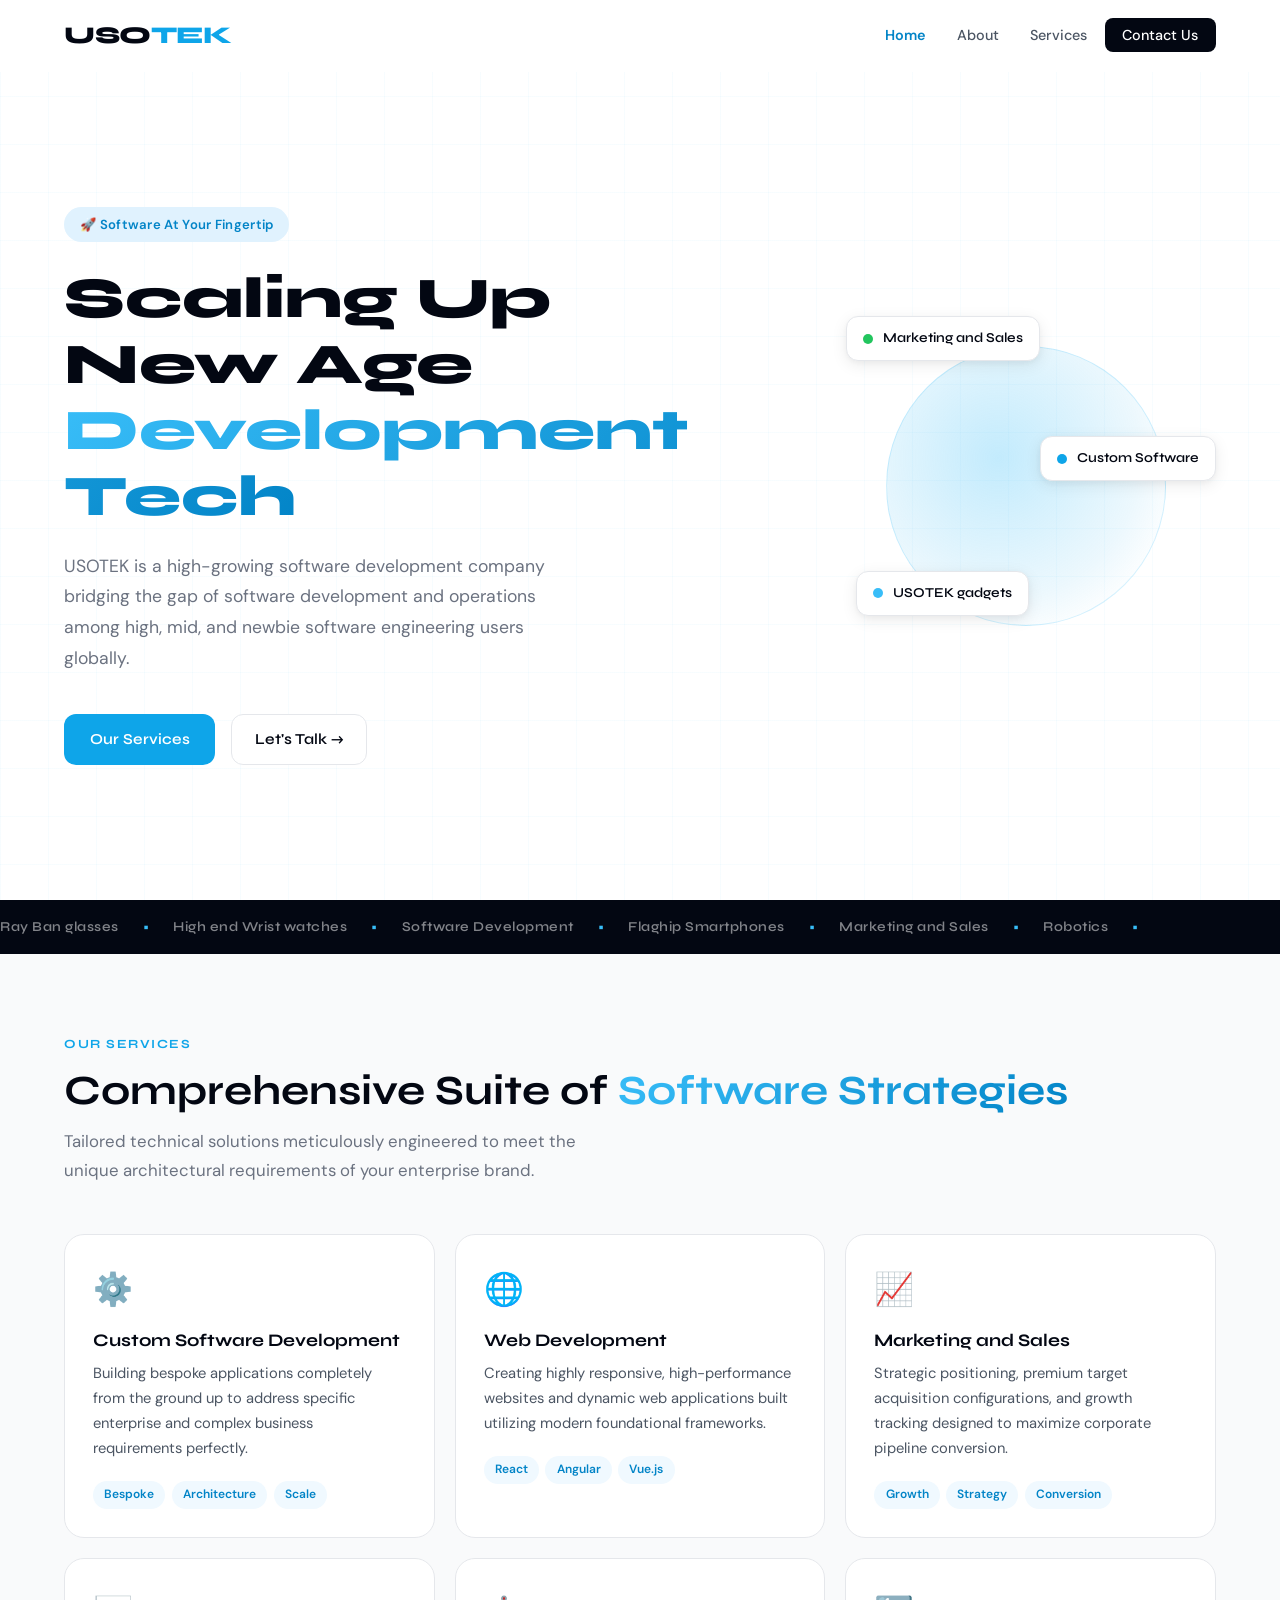
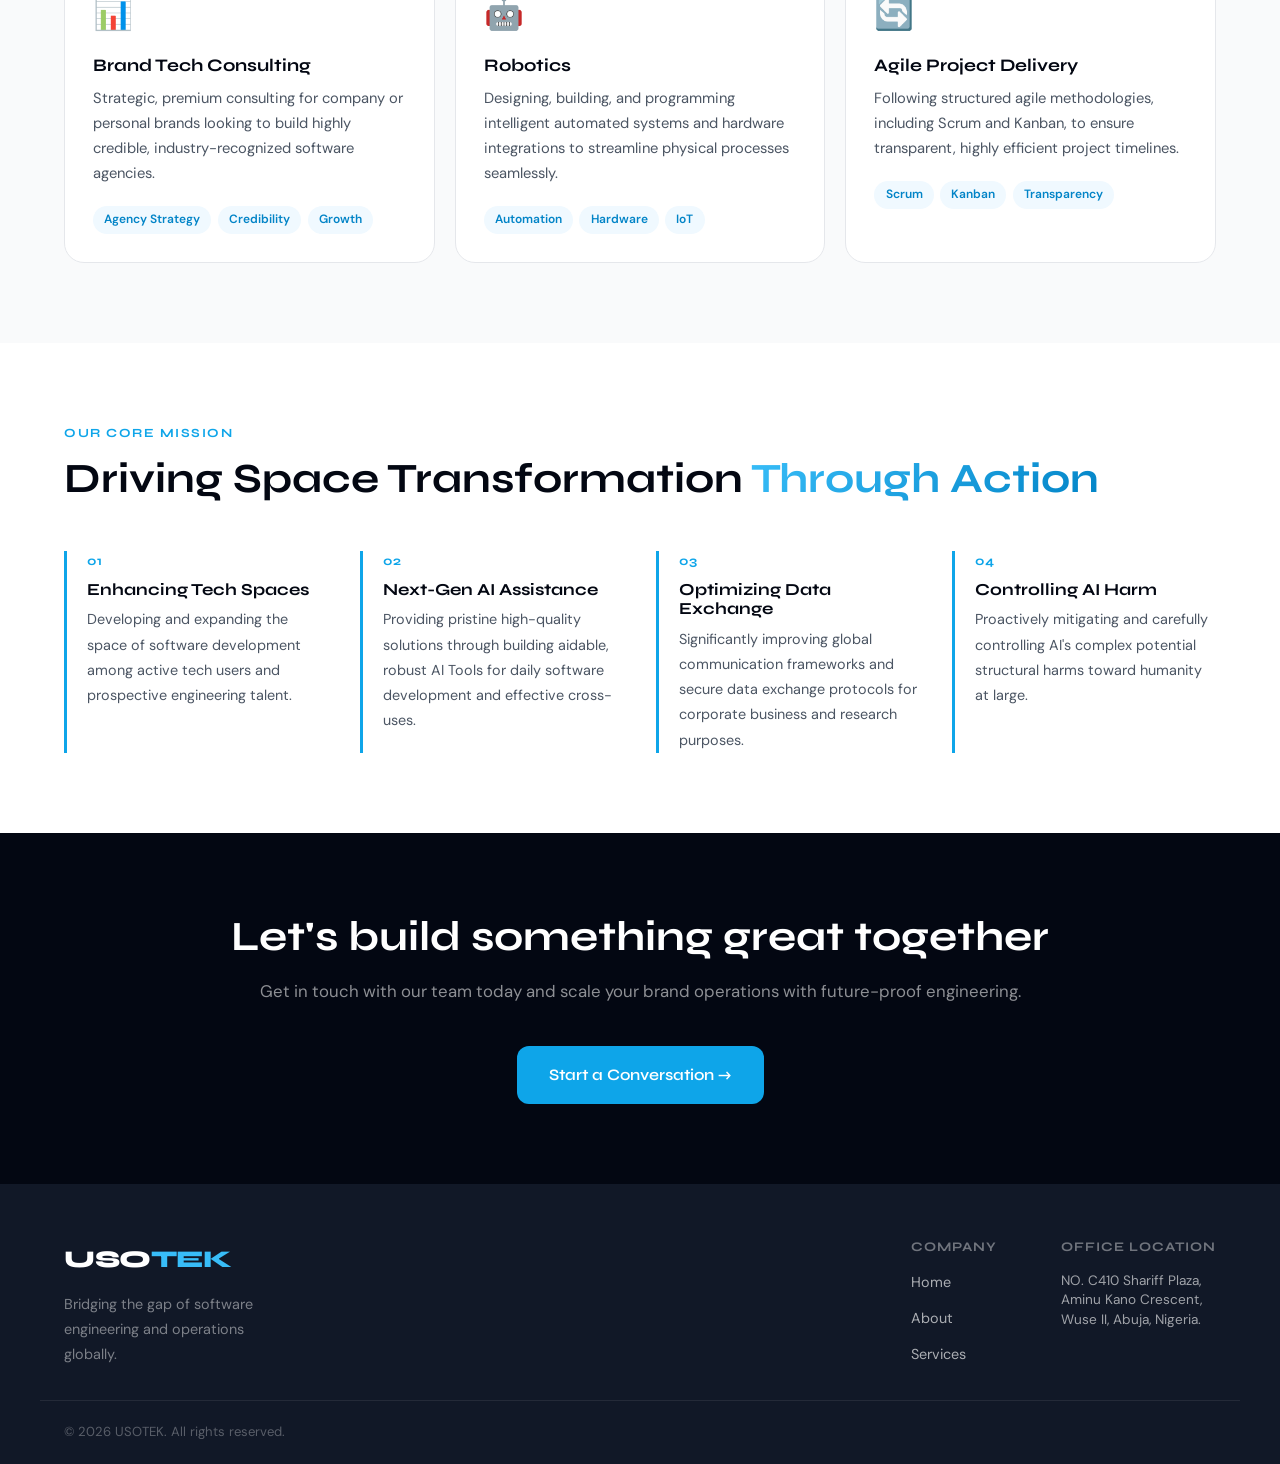
<file: index.html>
<!DOCTYPE html>
<html lang="en">
<head>
<meta charset="UTF-8"/>
<meta name="viewport" content="width=device-width, initial-scale=1.0"/>
<title>USOTEK — Innovation | Transformation | Development</title>
<link rel="preconnect" href="https://fonts.googleapis.com"/>
<link rel="preconnect" href="https://fonts.gstatic.com" crossorigin/>
<link href="https://fonts.googleapis.com/css2?family=Syne:wght@400;600;700;800&family=DM+Sans:ital,wght@0,300;0,400;0,500;1,300&display=swap" rel="stylesheet"/>
<link rel="stylesheet" href="style.css"/>
</head>
<body>

<!-- NAVBAR -->
<nav class="navbar" id="navbar">
  <div class="nav-container">
    <a href="index.html" class="logo">USO<span>TEK</span></a>
    <button class="hamburger" id="hamburger" aria-label="Toggle menu">
      <span></span><span></span><span></span>
    </button>
    <ul class="nav-links" id="navLinks">
      <li><a href="index.html" class="active">Home</a></li>
      <li><a href="about.html">About</a></li>
      <li><a href="#services">Services</a></li>
      <li><a href="#" class="nav-contact-btn" id="openContact">Contact Us</a></li>
    </ul>
  </div>
</nav>

<!-- HERO -->
<section class="hero">
  <div class="hero-bg-grid"></div>
  <div class="hero-content">
    <div class="hero-badge">🚀 Software At Your Fingertip</div>
    <h1>Scaling Up New Age <span class="gradient-text">Development Tech</span></h1>
    <p>USOTEK is a high-growing software development company bridging the gap of software development and operations among high, mid, and newbie software engineering users globally.</p>
    <div class="hero-cta">
      <a href="#services" class="btn-primary">Our Services</a>
      <a href="#" class="btn-ghost" id="openContactHero">Let's Talk →</a>
    </div>
  </div>
  <div class="hero-visual">
    <div class="floating-card card-1">
      <div class="card-dot green"></div>
      <span>Marketing and Sales</span>
    </div>
    <div class="floating-card card-2">
      <div class="card-dot blue"></div>
      <span>Custom Software</span>
    </div>
    <div class="floating-card card-3">
      <div class="card-dot sky"></div>
      <span>USOTEK gadgets</span>
    </div>
    <div class="hero-orb"></div>
  </div>
</section>

<!-- MARQUEE -->
<div class="marquee-strip">
  <div class="marquee-track">
    <span>Ray Ban glasses</span><span>•</span>
    <span>High end Wrist watches</span><span>•</span>
    <span>Software Development</span><span>•</span>
    <span>Flaghip Smartphones</span><span>•</span>
    <span>Marketing and Sales</span><span>•</span>
    <span>Robotics</span><span>•</span>
  
  </div>
</div>

<!-- SERVICES -->
<section class="services" id="services">
  <div class="section-container">
    <div class="section-label">Our Services</div>
    <h2>Comprehensive Suite of <span class="gradient-text">Software Strategies</span></h2>
    <p class="section-sub">Tailored technical solutions meticulously engineered to meet the unique architectural requirements of your enterprise brand.</p>

    <div class="services-grid">
      <div class="service-card">
        <div class="service-icon">⚙️</div>
        <h3>Custom Software Development</h3>
        <p>Building bespoke applications completely from the ground up to address specific enterprise and complex business requirements perfectly.</p>
        <div class="service-tags">
          <span>Bespoke</span><span>Architecture</span><span>Scale</span>
        </div>
      </div>
      <div class="service-card">
        <div class="service-icon">🌐</div>
        <h3>Web Development</h3>
        <p>Creating highly responsive, high-performance websites and dynamic web applications built utilizing modern foundational frameworks.</p>
        <div class="service-tags">
          <span>React</span><span>Angular</span><span>Vue.js</span>
        </div>
      </div>
      <div class="service-card">
      <div class="service-icon">📈</div>
        <h3>Marketing and Sales</h3>
        <p>Strategic positioning, premium target acquisition configurations, and growth tracking designed to maximize corporate pipeline conversion.</p>
        <div class="service-tags">
          <span>Growth</span><span>Strategy</span><span>Conversion</span>
        </div>
      </div>
      <div class="service-card">
        <div class="service-icon">📊</div>
        <h3>Brand Tech Consulting</h3>
        <p>Strategic, premium consulting for company or personal brands looking to build highly credible, industry-recognized software agencies.</p>
        <div class="service-tags">
          <span>Agency Strategy</span><span>Credibility</span><span>Growth</span>
        </div>
      </div>
      <div class="service-card">
       <div class="service-icon">🤖</div>
        <h3>Robotics</h3>
        <p>Designing, building, and programming intelligent automated systems and hardware integrations to streamline physical processes seamlessly.</p>
        <div class="service-tags">
          <span>Automation</span><span>Hardware</span><span>IoT</span>
        </div>
      </div>
      <div class="service-card">
        <div class="service-icon">🔄</div>
        <h3>Agile Project Delivery</h3>
        <p>Following structured agile methodologies, including Scrum and Kanban, to ensure transparent, highly efficient project timelines.</p>
        <div class="service-tags">
          <span>Scrum</span><span>Kanban</span><span>Transparency</span>
        </div>
      </div>
    </div>
  </div>
</section>

<!-- WHY US (MISSION IN GRID FORMAT) -->
<section class="why-us">
  <div class="section-container">
    <div class="section-label">Our Core Mission</div>
    <h2>Driving Space Transformation <span class="gradient-text">Through Action</span></h2>
    <div class="why-grid">
      <div class="why-item">
        <div class="why-num">01</div>
        <h4>Enhancing Tech Spaces</h4>
        <p>Developing and expanding the space of software development among active tech users and prospective engineering talent.</p>
      </div>
      <div class="why-item">
        <div class="why-num">02</div>
        <h4>Next-Gen AI Assistance</h4>
        <p>Providing pristine high-quality solutions through building aidable, robust AI Tools for daily software development and effective cross-uses.</p>
      </div>
      <div class="why-item">
        <div class="why-num">03</div>
        <h4>Optimizing Data Exchange</h4>
        <p>Significantly improving global communication frameworks and secure data exchange protocols for corporate business and research purposes.</p>
      </div>
      <div class="why-item">
        <div class="why-num">04</div>
        <h4>Controlling AI Harm</h4>
        <p>Proactively mitigating and carefully controlling AI's complex potential structural harms toward humanity at large.</p>
      </div>
    </div>
  </div>
</section>

<!-- CTA BANNER -->
<section class="cta-banner">
  <div class="section-container">
    <h2>Let's build something great together</h2>
    <p>Get in touch with our team today and scale your brand operations with future-proof engineering.</p>
    <a href="#" class="btn-primary large" id="openContactCTA">Start a Conversation →</a>
  </div>
</section>

<!-- FOOTER -->
<footer class="footer">
  <div class="footer-container">
    <div class="footer-brand">
      <a href="index.html" class="logo">USO<span>TEK</span></a>
      <p>Bridging the gap of software engineering and operations globally.</p>
    </div>
    <div class="footer-links">
      <div class="footer-col">
        <h5>Company</h5>
        <a href="index.html">Home</a>
        <a href="about.html">About</a>
        <a href="#services">Services</a>
      </div>
      <div class="footer-col">
        <h5>Office Location</h5>
        <p style="font-size: 0.85rem; color: rgba(255,255,255,0.6); max-width: 250px; line-height: 1.4;">
          NO. C410 Shariff Plaza,<br>
          Aminu Kano Crescent,<br>
          Wuse II, Abuja, Nigeria.
        </p>
      </div>
    </div>
  </div>
  <div class="footer-bottom">
    <p>© 2026 USOTEK. All rights reserved.</p>
  </div>
</footer>

<!-- CONTACT MODAL -->
<div class="modal-overlay" id="modalOverlay">
  <div class="modal">
    <button class="modal-close" id="closeModal">✕</button>
    <div class="modal-header">
      <div class="modal-icon">💬</div>
      <h3>Contact USOTEK</h3>
      <p>Reach out through our corporate channels or submit a inquiry below.</p>
      <p style="font-size: 0.8rem; font-weight: bold; margin-top: 0.5rem; color: var(--sky-dark);">
        ✉️ USOTEKGLOBAL@gmail.com <br> 
        📞 +2347088683315 | +2349050838065
      </p>
    </div>
    <div class="modal-body">
      <div class="form-group">
        <label>Your Name</label>
        <input type="text" id="contactName" placeholder="e.g. John Doe"/>
      </div>
      <div class="form-group">
        <label>Email Address</label>
        <input type="email" id="contactEmail" placeholder="john@example.com"/>
      </div>
      <div class="form-group">
        <label>What do you need help with?</label>
        <select id="contactService">
          <option value="">Select a corporate service...</option>
          <option>Custom Software Development</option>
          <option>Web Development</option>
          <option>Mobile App Development</option>
          <option>Brand Tech Consulting</option>
          <option>AI Tools Development</option>
        </select>
      </div>
      <div class="form-group">
        <label>Brief Description</label>
        <textarea id="contactMessage" rows="4" placeholder="Tell us a little about your project or idea..."></textarea>
      </div>
      <button class="btn-whatsapp" id="sendToWhatsapp">
        <svg width="20" height="20" viewBox="0 0 24 24" fill="currentColor"><path d="M17.472 14.382c-.297-.149-1.758-.867-2.03-.967-.273-.099-.471-.148-.67.15-.197.297-.767.966-.94 1.164-.173.199-.347.223-.644.075-.297-.15-1.255-.463-2.39-1.475-.883-.788-1.48-1.761-1.653-2.059-.173-.297-.018-.458.13-.606.134-.133.298-.347.446-.52.149-.174.198-.298.298-.497.099-.198.05-.371-.025-.52-.075-.149-.669-1.612-.916-2.207-.242-.579-.487-.5-.669-.51-.173-.008-.371-.01-.57-.01-.198 0-.52.074-.792.372-.272.297-1.04 1.016-1.04 2.479 0 1.462 1.065 2.875 1.213 3.074.149.198 2.096 3.2 5.077 4.487.709.306 1.262.489 1.694.625.712.227 1.36.195 1.871.118.571-.085 1.758-.719 2.006-1.413.248-.694.248-1.289.173-1.413-.074-.124-.272-.198-.57-.347m-5.421 7.403h-.004a9.87 9.87 0 01-5.031-1.378l-.361-.214-3.741.982.998-3.648-.235-.374a9.86 9.86 0 01-1.51-5.26c.001-5.45 4.436-9.884 9.888-9.884 2.64 0 5.122 1.03 6.988 2.898a9.825 9.825 0 012.893 6.994c-.003 5.45-4.437 9.884-9.885 9.884m8.413-18.297A11.815 11.815 0 0012.05 0C5.495 0 .16 5.335.157 11.892c0 2.096.547 4.142 1.588 5.945L.057 24l6.305-1.654a11.882 11.882 0 005.683 1.448h.005c6.554 0 11.89-5.335 11.893-11.893a11.821 11.821 0 00-3.48-8.413z"/></svg>
        Send via WhatsApp
      </button>
    </div>
  </div>
</div>

<script src="main.js"></script>
</body>
</html>
</file>
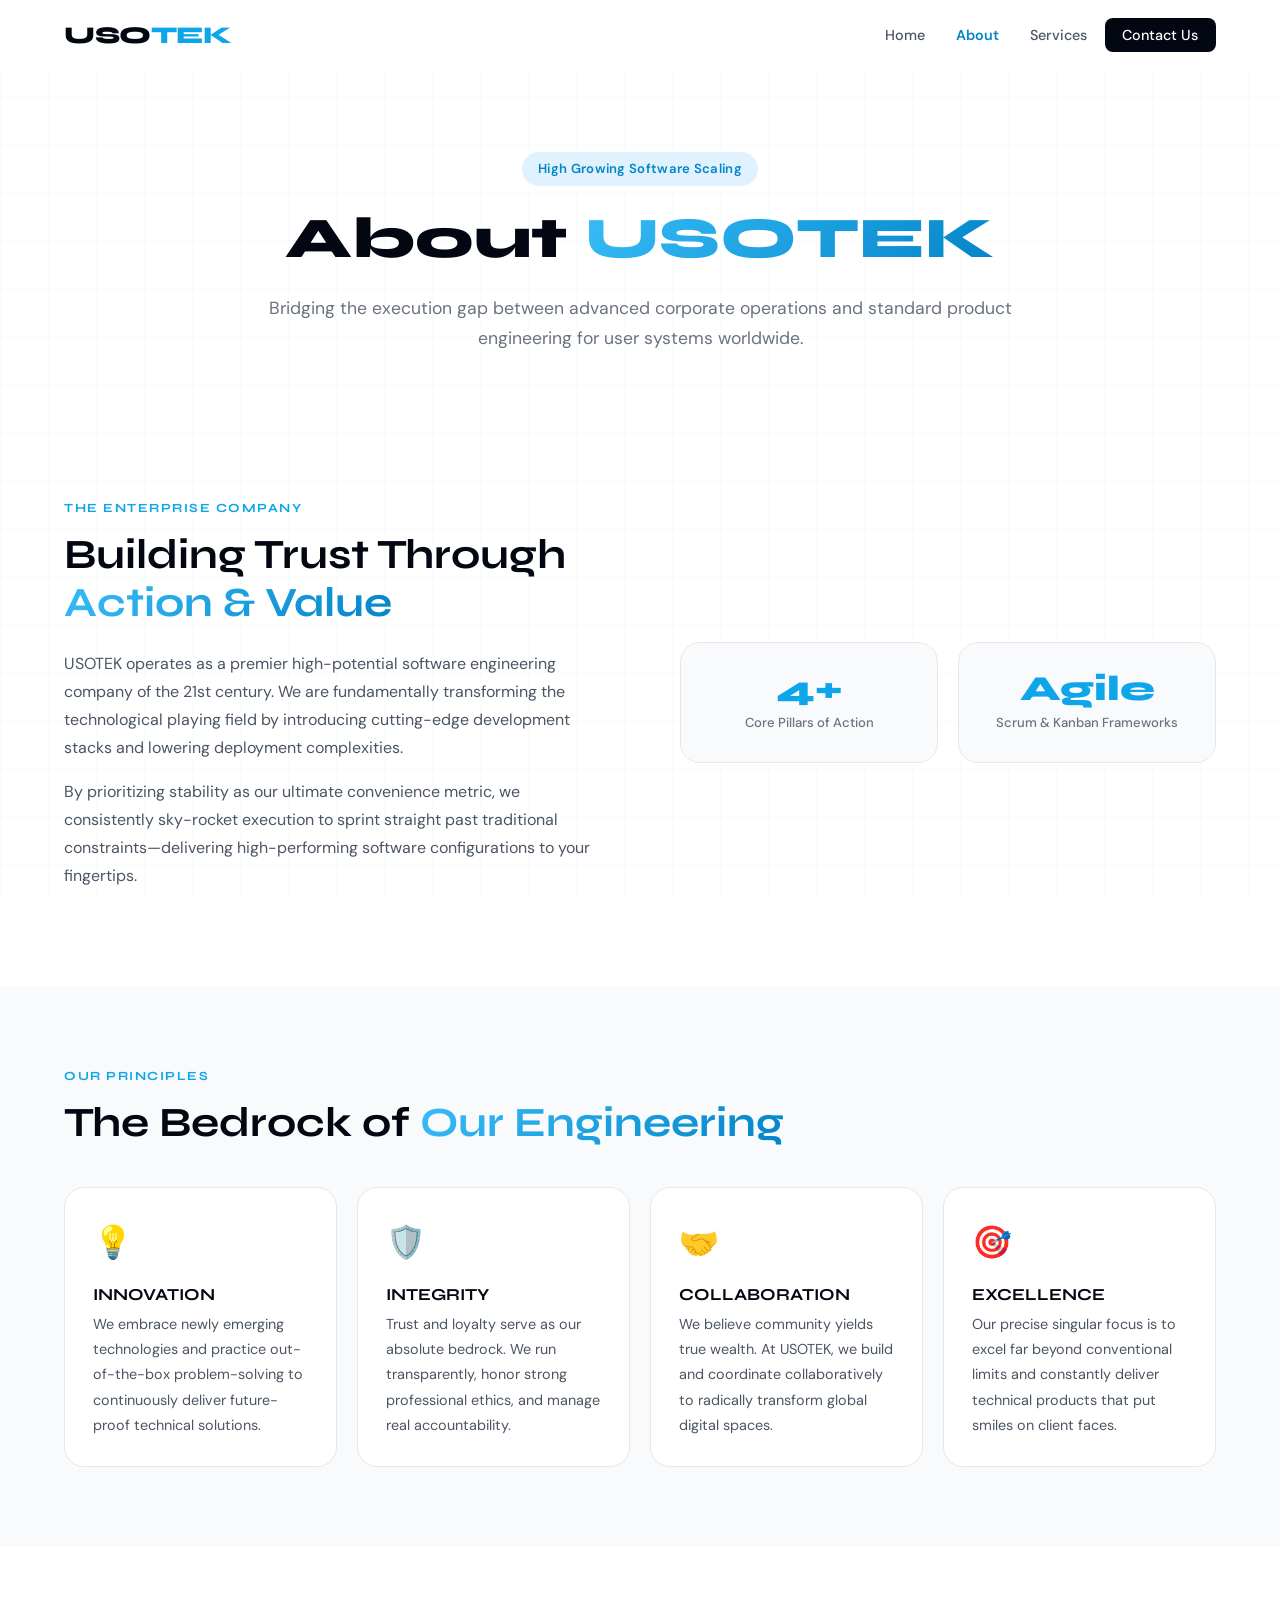
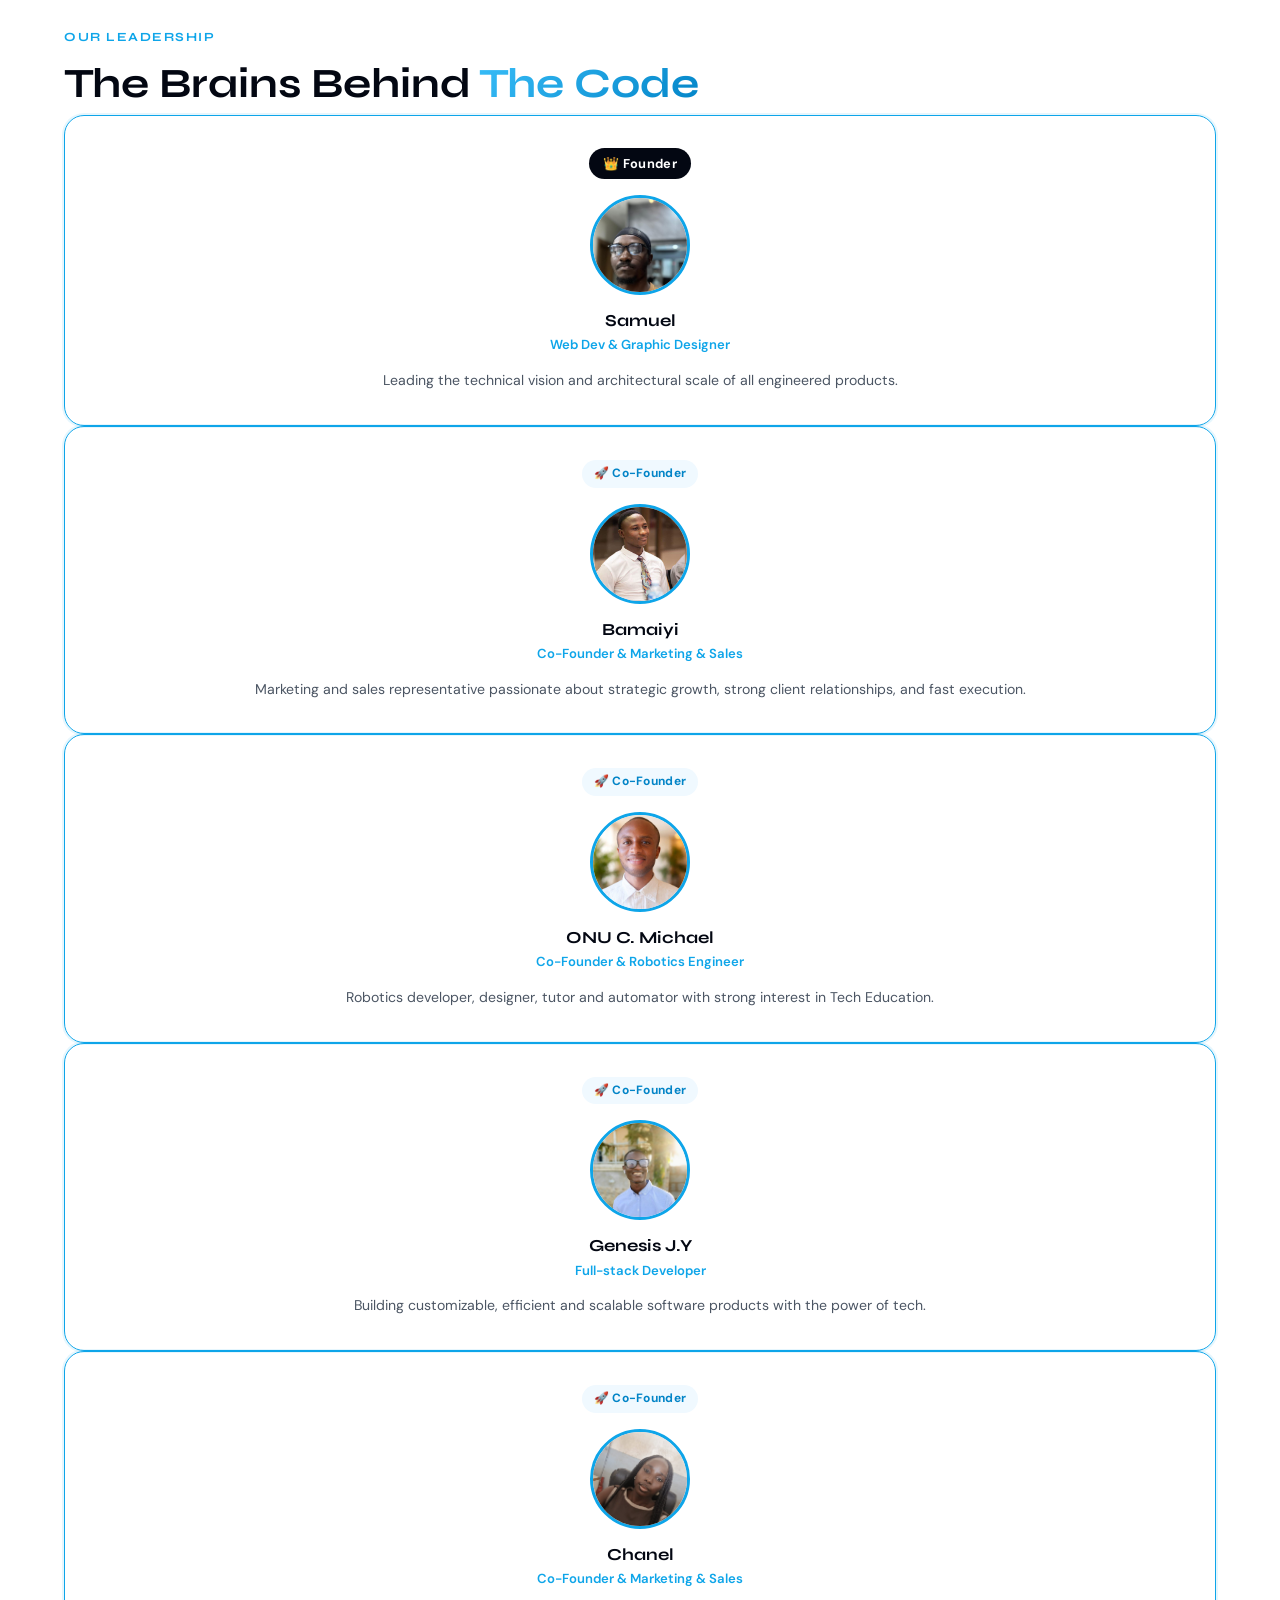
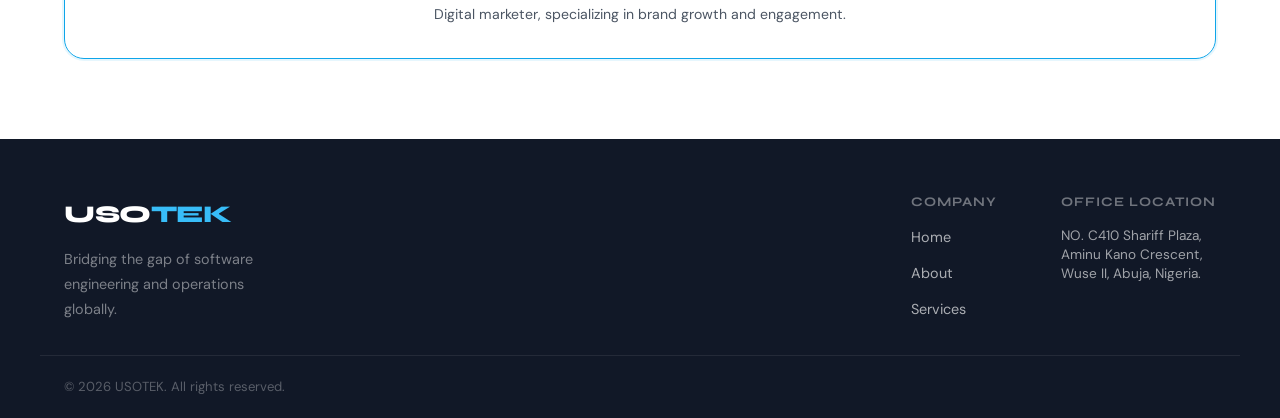
<file: about.html>
<!DOCTYPE html>
<html lang="en">
<head>
<meta charset="UTF-8"/>
<meta name="viewport" content="width=device-width, initial-scale=1.0"/>
<title>About — USOTEK</title>
<link rel="preconnect" href="https://fonts.googleapis.com"/>
<link rel="preconnect" href="https://fonts.gstatic.com" crossorigin/>
<link href="https://fonts.googleapis.com/css2?family=Syne:wght@400;600;700;800&family=DM+Sans:ital,wght@0,300;0,400;0,500;1,300&display=swap" rel="stylesheet"/>
<link rel="stylesheet" href="style.css"/>
</head>
<body>

<nav class="navbar" id="navbar">
  <div class="nav-container">
    <a href="index.html" class="logo">USO<span>TEK</span></a>
    <button class="hamburger" id="hamburger" aria-label="Toggle menu">
      <span></span><span></span><span></span>
    </button>
    <ul class="nav-links" id="navLinks">
      <li><a href="index.html">Home</a></li>
      <li><a href="about.html" class="active">About</a></li>
      <li><a href="index.html#services">Services</a></li>
      <li><a href="#" class="nav-contact-btn" id="openContact">Contact Us</a></li>
    </ul>
  </div>
</nav>

<section class="page-hero">
  <div class="hero-bg-grid"></div>
  <div class="page-hero-content">
    <div class="hero-badge">High Growing Software Scaling</div>
    <h1>About <span class="gradient-text">USOTEK</span></h1>
    <p>Bridging the execution gap between advanced corporate operations and standard product engineering for user systems worldwide.</p>
  </div>
</section>

<section class="story-section">
  <div class="section-container">
    <div class="story-grid">
      <div class="story-text">
        <div class="section-label">The Enterprise Company</div>
        <h2>Building Trust Through <span class="gradient-text">Action & Value</span></h2>
        <p>USOTEK operates as a premier high-potential software engineering company of the 21st century. We are fundamentally transforming the technological playing field by introducing cutting-edge development stacks and lowering deployment complexities.</p>
        <p>By prioritizing stability as our ultimate convenience metric, we consistently sky-rocket execution to sprint straight past traditional constraints—delivering high-performing software configurations to your fingertips.</p>
      </div>
      <div class="story-stat-grid">
        <div class="story-stat">
          <div class="stat-num">4+</div>
          <div class="stat-label">Core Pillars of Action</div>
        </div>
        <div class="story-stat">
          <div class="stat-num">Agile</div>
          <div class="stat-label">Scrum & Kanban Frameworks</div>
        </div>
      </div>
    </div>
  </div>
</section>

<section class="values-section">
  <div class="section-container">
    <div class="section-label">Our Principles</div>
    <h2>The Bedrock of <span class="gradient-text">Our Engineering</span></h2>
    <div class="values-grid">
      <div class="value-card">
        <div class="value-emoji">💡</div>
        <h4>INNOVATION</h4>
        <p>We embrace newly emerging technologies and practice out-of-the-box problem-solving to continuously deliver future-proof technical solutions.</p>
      </div>
      <div class="value-card">
        <div class="value-emoji">🛡️</div>
        <h4>INTEGRITY</h4>
        <p>Trust and loyalty serve as our absolute bedrock. We run transparently, honor strong professional ethics, and manage real accountability.</p>
      </div>
      <div class="value-card">
        <div class="value-emoji">🤝</div>
        <h4>COLLABORATION</h4>
        <p>We believe community yields true wealth. At USOTEK, we build and coordinate collaboratively to radically transform global digital spaces.</p>
      </div>
      <div class="value-card">
        <div class="value-emoji">🎯</div>
        <h4>EXCELLENCE</h4>
        <p>Our precise singular focus is to excel far beyond conventional limits and constantly deliver technical products that put smiles on client faces.</p>
      </div>
    </div>
  </div>
</section>

<section class="team-section">
  <div class="section-container">
    <div class="section-label">Our Leadership</div>
    <h2>The Brains Behind <span class="gradient-text">The Code</span></h2>

    <!-- Samuel — Founder (alone, centred) -->
    <div class="team-solo-row">
      <div class="team-card founder-card founder-solo">
        <div class="founder-crown founder-only">👑 Founder</div>
        <div class="team-avatar-photo">
          <img src="images/sam.jpeg" alt="Samuel" onerror="this.parentElement.innerHTML='<span>S</span>'"/>
        </div>
        <h4>Samuel</h4>
        <span class="team-role">Web Dev &amp; Graphic Designer</span>
        <p>Leading the technical vision and architectural scale of all engineered products.</p>
      </div>
    </div>

    <!-- Co-Founders — all on one row -->
    <div class="team-cofounders-row">
<div class="team-card founder-card">
        <div class="founder-crown">🚀 Co-Founder</div>
        <div class="team-avatar-photo">
          <img src="images/Bams.jpeg" alt="Bamaiyi" onerror="this.parentElement.innerHTML='<span>B</span>'"/>
        </div>
        <h4>Bamaiyi</h4>
        <span class="team-role">Co-Founder &amp; Marketing &amp; Sales</span>
        <p>Marketing and sales representative passionate about strategic growth, strong client relationships, and fast execution.</p>
      </div>
  
      <div class="team-card founder-card">
        <div class="founder-crown">🚀 Co-Founder</div>
        <div class="team-avatar-photo">
          <img src="images/micheal.jpeg" alt="Michael" onerror="this.parentElement.innerHTML='<span>M</span>'"/>
        </div>
        <h4>ONU C. Michael</h4>
        <span class="team-role">Co-Founder &amp; Robotics Engineer</span>
        <p>Robotics developer, designer, tutor and automator with strong interest in Tech Education.</p>
      </div>
       
      <div class="team-card founder-card">
        <div class="founder-crown">🚀 Co-Founder</div>
        <div class="team-avatar-photo">
          <img src="images/genesis.jpeg" alt="Genesis" onerror="this.parentElement.innerHTML='<span>G</span>'"/>
        </div>
        <h4>Genesis J.Y</h4>
        <span class="team-role">Full-stack Developer</span>
        <p>Building customizable, efficient and scalable software products with the power of tech.</p>
      </div>
      

      <div class="team-card founder-card">
        <div class="founder-crown">🚀 Co-Founder</div>
        <div class="team-avatar-photo">
          <img src="images/shinelle.jpeg" alt="Chanel" onerror="this.parentElement.innerHTML='<span>C</span>'"/>
        </div>
        <h4>Chanel</h4>
        <span class="team-role">Co-Founder &amp; Marketing &amp; Sales</span>
        <p>Digital marketer, specializing in brand growth and engagement.</p>
      </div>

    </div><!-- end cofounders row -->

  </div>
</section>

<footer class="footer">
  <div class="footer-container">
    <div class="footer-brand">
      <a href="index.html" class="logo">USO<span>TEK</span></a>
      <p>Bridging the gap of software engineering and operations globally.</p>
    </div>
    <div class="footer-links">
      <div class="footer-col">
        <h5>Company</h5>
        <a href="index.html">Home</a>
        <a href="about.html">About</a>
        <a href="index.html#services">Services</a>
      </div>
      <div class="footer-col">
        <h5>Office Location</h5>
        <p style="font-size: 0.85rem; color: rgba(255,255,255,0.6); max-width: 250px; line-height: 1.4;">
          NO. C410 Shariff Plaza,<br>
          Aminu Kano Crescent,<br>
          Wuse II, Abuja, Nigeria.
        </p>
      </div>
    </div>
  </div>
  <div class="footer-bottom">
    <p>© 2026 USOTEK. All rights reserved.</p>
  </div>
</footer>

<!-- CONTACT MODAL -->
<div class="modal-overlay" id="modalOverlay">
  <div class="modal">
    <button class="modal-close" id="closeModal">✕</button>
    <div class="modal-header">
      <div class="modal-icon">💬</div>
      <h3>Let's Talk</h3>
      <p>Fill in your details and we'll take the conversation to WhatsApp.</p>
    </div>
    <div class="modal-body">
      <div class="form-group">
        <label>Your Name</label>
        <input type="text" id="contactName" placeholder="e.g. John Doe"/>
      </div>
      <div class="form-group">
        <label>Email Address</label>
        <input type="email" id="contactEmail" placeholder="john@example.com"/>
      </div>
      <div class="form-group">
        <label>What do you need help with?</label>
        <select id="contactService">
          <option value="">Select a service...</option>
          <option>Web Development</option>
          <option>Robotics</option>
          <option>Marketing &amp; Sales</option>
          <option>Tech Gadgets</option>
          <option>Mobile App Development</option>
          <option>Custom Software &amp; Consulting</option>
          <option>Something else</option>
        </select>
      </div>
      <div class="form-group">
        <label>Brief Description</label>
        <textarea id="contactMessage" rows="4" placeholder="Tell us a little about your project or idea..."></textarea>
      </div>
      <button class="btn-whatsapp" id="sendToWhatsapp">
        <svg width="20" height="20" viewBox="0 0 24 24" fill="currentColor"><path d="M17.472 14.382c-.297-.149-1.758-.867-2.03-.967-.273-.099-.471-.148-.67.15-.197.297-.767.966-.94 1.164-.173.199-.347.223-.644.075-.297-.15-1.255-.463-2.39-1.475-.883-.788-1.48-1.761-1.653-2.059-.173-.297-.018-.458.13-.606.134-.133.298-.347.446-.52.149-.174.198-.298.298-.497.099-.198.05-.371-.025-.52-.075-.149-.669-1.612-.916-2.207-.242-.579-.487-.5-.669-.51-.173-.008-.371-.01-.57-.01-.198 0-.52.074-.792.372-.272.297-1.04 1.016-1.04 2.479 0 1.462 1.065 2.875 1.213 3.074.149.198 2.096 3.2 5.077 4.487.709.306 1.262.489 1.694.625.712.227 1.36.195 1.871.118.571-.085 1.758-.719 2.006-1.413.248-.694.248-1.289.173-1.413-.074-.124-.272-.198-.57-.347m-5.421 7.403h-.004a9.87 9.87 0 01-5.031-1.378l-.361-.214-3.741.982.998-3.648-.235-.374a9.86 9.86 0 01-1.51-5.26c.001-5.45 4.436-9.884 9.888-9.884 2.64 0 5.122 1.03 6.988 2.898a9.825 9.825 0 012.893 6.994c-.003 5.45-4.437 9.884-9.885 9.884m8.413-18.297A11.815 11.815 0 0012.05 0C5.495 0 .16 5.335.157 11.892c0 2.096.547 4.142 1.588 5.945L.057 24l6.305-1.654a11.882 11.882 0 005.683 1.448h.005c6.554 0 11.89-5.335 11.893-11.893a11.821 11.821 0 00-3.48-8.413z"/></svg>
        Send via WhatsApp
      </button>
    </div>
  </div>
</div>

<script src="main.js"></script>
</body>
</html>
</file>
<file: style.css>
/* ===== RESET & BASE ===== */
*, *::before, *::after { box-sizing: border-box; margin: 0; padding: 0; }

:root {
  --sky: #38bdf8;
  --sky-dark: #0ea5e9;
  --sky-deeper: #0284c7;
  --sky-light: #e0f2fe;
  --sky-pale: #f0f9ff;
  --black: #030712;
  --black-2: #111827;
  --black-3: #1f2937;
  --white: #ffffff;
  --gray-1: #f9fafb;
  --gray-2: #f3f4f6;
  --gray-3: #e5e7eb;
  --gray-5: #6b7280;
  --gray-6: #4b5563;
  --radius-sm: 8px;
  --radius-md: 12px;
  --radius-lg: 20px;
  --radius-xl: 32px;
  --shadow-sm: 0 1px 3px rgba(0,0,0,0.08), 0 1px 2px rgba(0,0,0,0.04);
  --shadow-md: 0 4px 16px rgba(0,0,0,0.08), 0 2px 6px rgba(0,0,0,0.04);
  --shadow-lg: 0 16px 48px rgba(0,0,0,0.12), 0 4px 16px rgba(0,0,0,0.06);
  --nav-h: 72px;
}

html { scroll-behavior: smooth; }

body {
  font-family: 'DM Sans', sans-serif;
  background: var(--white);
  color: var(--black);
  line-height: 1.65;
  overflow-x: hidden;
}

/* ===== TYPOGRAPHY ===== */
h1, h2, h3, h4, h5 {
  font-family: 'Syne', sans-serif;
  line-height: 1.15;
  font-weight: 700;
}

h1 { font-size: clamp(2.2rem, 5vw, 3.6rem); font-weight: 800; }
h2 { font-size: clamp(1.8rem, 3.5vw, 2.6rem); font-weight: 700; }
h3 { font-size: 1.2rem; }
h4 { font-size: 1.05rem; }

p { color: var(--gray-6); line-height: 1.75; }

.gradient-text {
  background: linear-gradient(135deg, var(--sky) 0%, var(--sky-deeper) 100%);
  -webkit-background-clip: text;
  -webkit-text-fill-color: transparent;
  background-clip: text;
}

/* ===== NAVBAR ===== */
.navbar {
  position: fixed;
  top: 0; left: 0; right: 0;
  height: var(--nav-h);
  z-index: 1000;
  transition: all 0.3s ease;
  background: rgba(255,255,255,0.95);
  backdrop-filter: blur(12px);
  -webkit-backdrop-filter: blur(12px);
  border-bottom: 1px solid transparent;
}

.navbar.scrolled {
  border-bottom-color: var(--gray-3);
  box-shadow: var(--shadow-sm);
}

.nav-container {
  max-width: 1200px;
  margin: 0 auto;
  padding: 0 1.5rem;
  height: 100%;
  display: flex;
  align-items: center;
  justify-content: space-between;
}

.logo {
  font-family: 'Syne', sans-serif;
  font-size: 1.5rem;
  font-weight: 800;
  color: var(--black);
  text-decoration: none;
  letter-spacing: -0.5px;
}

.logo span { color: var(--sky-dark); }

.nav-links {
  display: flex;
  list-style: none;
  align-items: center;
  gap: 0.25rem;
}

.nav-links a {
  text-decoration: none;
  color: var(--gray-6);
  font-size: 0.9rem;
  font-weight: 500;
  padding: 0.5rem 0.85rem;
  border-radius: var(--radius-sm);
  transition: all 0.2s;
}

.nav-links a:hover { color: var(--black); background: var(--gray-2); }
.nav-links a.active { color: var(--sky-darker, var(--sky-deeper)); font-weight: 600; }

.nav-contact-btn {
  background: var(--black) !important;
  color: var(--white) !important;
  border-radius: var(--radius-sm) !important;
  padding: 0.5rem 1.1rem !important;
}

.nav-contact-btn:hover {
  background: var(--black-3) !important;
  color: var(--white) !important;
}

/* Hamburger */
.hamburger {
  display: none;
  flex-direction: column;
  gap: 5px;
  background: none;
  border: none;
  cursor: pointer;
  padding: 4px;
}

.hamburger span {
  display: block;
  width: 24px;
  height: 2px;
  background: var(--black);
  border-radius: 2px;
  transition: all 0.3s;
}

.hamburger.open span:nth-child(1) { transform: translateY(7px) rotate(45deg); }
.hamburger.open span:nth-child(2) { opacity: 0; }
.hamburger.open span:nth-child(3) { transform: translateY(-7px) rotate(-45deg); }

/* ===== BUTTONS ===== */
.btn-primary {
  display: inline-flex;
  align-items: center;
  gap: 0.5rem;
  background: var(--sky-dark);
  color: var(--white);
  text-decoration: none;
  padding: 0.75rem 1.6rem;
  border-radius: var(--radius-md);
  font-family: 'Syne', sans-serif;
  font-weight: 600;
  font-size: 0.95rem;
  transition: all 0.2s;
  cursor: pointer;
  border: none;
}

.btn-primary:hover { background: var(--sky-deeper); transform: translateY(-1px); box-shadow: 0 8px 24px rgba(14,165,233,0.3); }
.btn-primary.large { padding: 1rem 2rem; font-size: 1rem; }

.btn-ghost {
  display: inline-flex;
  align-items: center;
  gap: 0.5rem;
  color: var(--black);
  text-decoration: none;
  padding: 0.75rem 1.4rem;
  border-radius: var(--radius-md);
  font-family: 'Syne', sans-serif;
  font-weight: 600;
  font-size: 0.95rem;
  border: 1.5px solid var(--gray-3);
  transition: all 0.2s;
  cursor: pointer;
  background: var(--white);
}

.btn-ghost:hover { background: var(--gray-1); border-color: var(--gray-5); }

/* ===== HERO ===== */
.hero {
  min-height: 100vh;
  padding: calc(var(--nav-h) + 4rem) 1.5rem 4rem;
  max-width: 1200px;
  margin: 0 auto;
  display: flex;
  align-items: center;
  gap: 4rem;
  position: relative;
}

.hero-bg-grid {
  position: fixed;
  inset: 0;
  background-image:
    linear-gradient(rgba(56,189,248,0.04) 1px, transparent 1px),
    linear-gradient(90deg, rgba(56,189,248,0.04) 1px, transparent 1px);
  background-size: 48px 48px;
  pointer-events: none;
  z-index: -1;
}

.hero-content { flex: 1; }

.hero-badge {
  display: inline-block;
  background: var(--sky-light);
  color: var(--sky-deeper);
  font-size: 0.82rem;
  font-weight: 600;
  padding: 0.4rem 1rem;
  border-radius: 100px;
  margin-bottom: 1.5rem;
  letter-spacing: 0.3px;
}

.hero-content h1 { margin-bottom: 1.25rem; }
.hero-content > p { font-size: 1.1rem; color: var(--gray-5); margin-bottom: 2.5rem; max-width: 520px; }

.hero-cta { display: flex; gap: 1rem; flex-wrap: wrap; }

.hero-visual {
  flex: 0 0 380px;
  position: relative;
  height: 380px;
  display: flex;
  align-items: center;
  justify-content: center;
}

.hero-orb {
  width: 280px;
  height: 280px;
  border-radius: 50%;
  background: radial-gradient(circle at 40% 40%, rgba(56,189,248,0.3), rgba(14,165,233,0.08) 60%, transparent 80%);
  border: 1px solid rgba(56,189,248,0.2);
  animation: pulse 4s ease-in-out infinite;
}

@keyframes pulse {
  0%, 100% { transform: scale(1); opacity: 1; }
  50% { transform: scale(1.05); opacity: 0.8; }
}

.floating-card {
  position: absolute;
  background: var(--white);
  border: 1px solid var(--gray-3);
  border-radius: var(--radius-md);
  padding: 0.65rem 1rem;
  display: flex;
  align-items: center;
  gap: 0.6rem;
  font-family: 'Syne', sans-serif;
  font-weight: 600;
  font-size: 0.85rem;
  box-shadow: var(--shadow-md);
  white-space: nowrap;
  animation: float 3s ease-in-out infinite;
}

.card-1 { top: 20px; left: 10px; animation-delay: 0s; }
.card-2 { top: 140px; right: 0; animation-delay: 1s; }
.card-3 { bottom: 60px; left: 20px; animation-delay: 2s; }

@keyframes float {
  0%, 100% { transform: translateY(0); }
  50% { transform: translateY(-8px); }
}

.card-dot {
  width: 10px; height: 10px;
  border-radius: 50%;
}

.card-dot.green { background: #22c55e; }
.card-dot.blue { background: var(--sky-dark); }
.card-dot.sky { background: var(--sky); }

/* ===== MARQUEE ===== */
.marquee-strip {
  background: var(--black);
  padding: 1rem 0;
  overflow: hidden;
}

.marquee-track {
  display: flex;
  gap: 1.5rem;
  white-space: nowrap;
  animation: marquee 20s linear infinite;
}

.marquee-track span {
  color: rgba(255,255,255,0.5);
  font-family: 'Syne', sans-serif;
  font-size: 0.85rem;
  font-weight: 600;
  letter-spacing: 0.5px;
}

.marquee-track span:not([style]):nth-child(even) {
  color: var(--sky);
}

@keyframes marquee {
  from { transform: translateX(0); }
  to { transform: translateX(-50%); }
}

/* ===== SECTIONS ===== */
.section-container {
  max-width: 1200px;
  margin: 0 auto;
  padding: 5rem 1.5rem;
}

.section-label {
  font-family: 'Syne', sans-serif;
  font-size: 0.78rem;
  font-weight: 700;
  letter-spacing: 1.5px;
  text-transform: uppercase;
  color: var(--sky-dark);
  margin-bottom: 0.75rem;
}

.section-sub {
  color: var(--gray-5);
  font-size: 1.05rem;
  max-width: 560px;
  margin-top: 0.75rem;
}

/* ===== SERVICES ===== */
.services { background: var(--gray-1); }

.services h2 { margin-bottom: 0.5rem; }

.services-grid {
  display: grid;
  grid-template-columns: repeat(auto-fit, minmax(300px, 1fr));
  gap: 1.25rem;
  margin-top: 3rem;
}

.service-card {
  background: var(--white);
  border: 1px solid var(--gray-3);
  border-radius: var(--radius-lg);
  padding: 1.75rem;
  transition: all 0.25s;
  position: relative;
}

.service-card:hover {
  transform: translateY(-4px);
  box-shadow: var(--shadow-lg);
  border-color: var(--sky-light);
}

.service-card.featured {
  border-color: var(--sky-dark);
  box-shadow: 0 0 0 2px rgba(14,165,233,0.12);
}

.service-badge {
  position: absolute;
  top: -12px; right: 1.25rem;
  background: var(--sky-dark);
  color: var(--white);
  font-size: 0.72rem;
  font-weight: 700;
  padding: 0.3rem 0.8rem;
  border-radius: 100px;
  letter-spacing: 0.5px;
}

.service-icon { font-size: 2rem; margin-bottom: 1rem; }

.service-card h3 {
  font-size: 1.1rem;
  margin-bottom: 0.6rem;
  color: var(--black);
}

.service-card p {
  font-size: 0.92rem;
  margin-bottom: 1.25rem;
  line-height: 1.7;
}

.service-tags {
  display: flex;
  flex-wrap: wrap;
  gap: 0.4rem;
}

.service-tags span {
  background: var(--sky-pale);
  color: var(--sky-deeper);
  font-size: 0.75rem;
  font-weight: 600;
  padding: 0.25rem 0.7rem;
  border-radius: 100px;
}

/* ===== WHY US ===== */
.why-us .section-container { padding-top: 5rem; padding-bottom: 5rem; }
.why-us h2 { margin-bottom: 3rem; }

.why-grid {
  display: grid;
  grid-template-columns: repeat(auto-fit, minmax(220px, 1fr));
  gap: 2rem;
}

.why-item { border-left: 3px solid var(--sky-dark); padding-left: 1.25rem; }

.why-num {
  font-family: 'Syne', sans-serif;
  font-size: 0.8rem;
  font-weight: 700;
  color: var(--sky-dark);
  letter-spacing: 1px;
  margin-bottom: 0.5rem;
}

.why-item h4 { margin-bottom: 0.5rem; color: var(--black); }
.why-item p { font-size: 0.9rem; }

/* ===== CTA BANNER ===== */
.cta-banner {
  background: var(--black);
  text-align: center;
}

.cta-banner .section-container { padding: 5rem 1.5rem; }

.cta-banner h2 {
  color: var(--white);
  margin-bottom: 1rem;
}

.cta-banner p {
  color: rgba(255,255,255,0.55);
  font-size: 1.05rem;
  margin-bottom: 2.5rem;
}

/* ===== FOOTER ===== */
.footer {
  background: var(--black-2);
  color: rgba(255,255,255,0.7);
}

.footer-container {
  max-width: 1200px;
  margin: 0 auto;
  padding: 3.5rem 1.5rem 2rem;
  display: flex;
  justify-content: space-between;
  gap: 3rem;
  flex-wrap: wrap;
}

.footer-brand .logo { color: var(--white); }
.footer-brand .logo span { color: var(--sky); }
.footer-brand p { margin-top: 0.75rem; font-size: 0.9rem; color: rgba(255,255,255,0.45); max-width: 220px; }

.footer-links { display: flex; gap: 4rem; }

.footer-col { display: flex; flex-direction: column; gap: 0.75rem; }

.footer-col h5 {
  font-family: 'Syne', sans-serif;
  font-size: 0.82rem;
  font-weight: 700;
  letter-spacing: 1px;
  text-transform: uppercase;
  color: rgba(255,255,255,0.4);
  margin-bottom: 0.25rem;
}

.footer-col a {
  text-decoration: none;
  color: rgba(255,255,255,0.65);
  font-size: 0.9rem;
  transition: color 0.2s;
}

.footer-col a:hover { color: var(--sky); }

.footer-bottom {
  border-top: 1px solid rgba(255,255,255,0.08);
  max-width: 1200px;
  margin: 0 auto;
  padding: 1.25rem 1.5rem;
}

.footer-bottom p { font-size: 0.82rem; color: rgba(255,255,255,0.3); }

/* ===== MODAL ===== */
.modal-overlay {
  position: fixed;
  inset: 0;
  background: rgba(0,0,0,0.6);
  backdrop-filter: blur(4px);
  z-index: 2000;
  display: flex;
  align-items: center;
  justify-content: center;
  padding: 1rem;
  opacity: 0;
  pointer-events: none;
  transition: opacity 0.25s ease;
}

.modal-overlay.active {
  opacity: 1;
  pointer-events: all;
}

.modal {
  background: var(--white);
  border-radius: var(--radius-xl);
  padding: 2rem;
  width: 100%;
  max-width: 480px;
  max-height: 90vh;
  overflow-y: auto;
  position: relative;
  transform: translateY(20px) scale(0.97);
  transition: transform 0.3s ease;
}

.modal-overlay.active .modal {
  transform: translateY(0) scale(1);
}

.modal-close {
  position: absolute;
  top: 1.25rem; right: 1.25rem;
  background: var(--gray-2);
  border: none;
  width: 32px; height: 32px;
  border-radius: 50%;
  cursor: pointer;
  font-size: 0.8rem;
  color: var(--gray-6);
  display: flex;
  align-items: center;
  justify-content: center;
  transition: background 0.2s;
}

.modal-close:hover { background: var(--gray-3); }

.modal-header { text-align: center; margin-bottom: 2rem; }

.modal-icon {
  font-size: 2.5rem;
  margin-bottom: 0.75rem;
}

.modal-header h3 {
  font-size: 1.4rem;
  margin-bottom: 0.4rem;
}

.modal-header p {
  font-size: 0.9rem;
  color: var(--gray-5);
}

.form-group {
  margin-bottom: 1.1rem;
}

.form-group label {
  display: block;
  font-size: 0.85rem;
  font-weight: 600;
  color: var(--black-3);
  margin-bottom: 0.4rem;
}

.form-group input,
.form-group select,
.form-group textarea {
  width: 100%;
  padding: 0.7rem 0.9rem;
  border: 1.5px solid var(--gray-3);
  border-radius: var(--radius-sm);
  font-family: 'DM Sans', sans-serif;
  font-size: 0.92rem;
  color: var(--black);
  background: var(--white);
  transition: border-color 0.2s;
  outline: none;
  resize: vertical;
}

.form-group input:focus,
.form-group select:focus,
.form-group textarea:focus {
  border-color: var(--sky-dark);
  box-shadow: 0 0 0 3px rgba(14,165,233,0.12);
}

.btn-whatsapp {
  width: 100%;
  display: flex;
  align-items: center;
  justify-content: center;
  gap: 0.6rem;
  background: #25D366;
  color: var(--white);
  border: none;
  padding: 0.9rem;
  border-radius: var(--radius-md);
  font-family: 'Syne', sans-serif;
  font-weight: 700;
  font-size: 0.95rem;
  cursor: pointer;
  margin-top: 1.25rem;
  transition: all 0.2s;
}

.btn-whatsapp:hover { background: #1ebe5a; transform: translateY(-1px); box-shadow: 0 8px 24px rgba(37,211,102,0.3); }

/* ===== PAGE HERO (About) ===== */
.page-hero {
  padding: calc(var(--nav-h) + 5rem) 1.5rem 4rem;
  text-align: center;
  max-width: 800px;
  margin: 0 auto;
  position: relative;
}

.page-hero-content .hero-badge { margin-bottom: 1.25rem; }
.page-hero-content h1 { margin-bottom: 1.25rem; }
.page-hero-content p { font-size: 1.1rem; color: var(--gray-5); }

/* ===== STORY SECTION ===== */
.story-grid {
  display: grid;
  grid-template-columns: 1fr 1fr;
  gap: 5rem;
  align-items: center;
}

.story-text h2 { margin-bottom: 1.5rem; }
.story-text p { margin-bottom: 1rem; }

.story-stat-grid {
  display: grid;
  grid-template-columns: 1fr 1fr;
  gap: 1.25rem;
}

.story-stat {
  background: var(--gray-1);
  border: 1px solid var(--gray-3);
  border-radius: var(--radius-lg);
  padding: 1.75rem 1.25rem;
  display: flex;
  flex-direction: column;
  align-items: center;
  text-align: center;
}

.stat-num {
  font-family: 'Syne', sans-serif;
  font-size: 2.2rem;
  font-weight: 800;
  color: var(--sky-dark);
  line-height: 1;
  margin-bottom: 0.4rem;
}

.stat-label {
  font-size: 0.82rem;
  font-weight: 500;
  color: var(--gray-5);
}

/* ===== VALUES ===== */
.values-section { background: var(--gray-1); }

.values-grid {
  display: grid;
  grid-template-columns: repeat(auto-fit, minmax(240px, 1fr));
  gap: 1.25rem;
  margin-top: 2.5rem;
}

.value-card {
  background: var(--white);
  border: 1px solid var(--gray-3);
  border-radius: var(--radius-lg);
  padding: 1.75rem;
  transition: all 0.25s;
}

.value-card:hover { transform: translateY(-4px); box-shadow: var(--shadow-lg); }

.value-emoji { font-size: 2rem; margin-bottom: 1rem; }
.value-card h4 { margin-bottom: 0.5rem; }
.value-card p { font-size: 0.9rem; }

/* ===== TEAM ===== */
.team-section h2 { margin-bottom: 0.5rem; }

.team-grid {
  display: grid;
  grid-template-columns: repeat(auto-fit, minmax(260px, 1fr));
  gap: 1.5rem;
  margin-top: 3rem;
}

.team-card {
  text-align: center;
  padding: 2rem 1.5rem;
  border: 1px solid var(--gray-3);
  border-radius: var(--radius-lg);
  transition: all 0.25s;
}

.team-card:hover { box-shadow: var(--shadow-lg); transform: translateY(-4px); }

.team-avatar {
  width: 72px; height: 72px;
  border-radius: 50%;
  display: flex;
  align-items: center;
  justify-content: center;
  font-family: 'Syne', sans-serif;
  font-size: 1.25rem;
  font-weight: 800;
  color: var(--white);
  margin: 0 auto 1rem;
}

.team-card h4 { margin-bottom: 0.25rem; }

.team-role {
  display: block;
  font-size: 0.82rem;
  color: var(--sky-dark);
  font-weight: 600;
  margin-bottom: 0.75rem;
}

.team-card p { font-size: 0.88rem; }

.team-founders { margin-bottom: 0; }
.team-rest { margin-top: 0; }
.team-rest { display: flex; justify-content: center; gap: 1.5rem; flex-wrap: wrap; }
.team-rest .team-card { max-width: 320px; flex: 1 1 280px; }

.founder-card {
  border-color: var(--sky-dark);
  box-shadow: 0 0 0 2px rgba(14,165,233,0.1);
}

.founder-crown {
  font-size: 0.75rem;
  font-weight: 700;
  color: var(--sky-deeper);
  background: var(--sky-pale);
  display: inline-block;
  padding: 0.25rem 0.75rem;
  border-radius: 100px;
  margin-bottom: 1rem;
  letter-spacing: 0.3px;
}

.team-divider {
  text-align: center;
  position: relative;
  margin: 2.5rem 0 1.5rem;
}

.team-divider::before {
  content: '';
  position: absolute;
  top: 50%; left: 0; right: 0;
  height: 1px;
  background: var(--gray-3);
}

.team-divider span {
  position: relative;
  background: var(--white);
  padding: 0 1rem;
  font-family: 'Syne', sans-serif;
  font-size: 0.78rem;
  font-weight: 700;
  letter-spacing: 1.5px;
  text-transform: uppercase;
  color: var(--gray-5);
}

/* ===== RESPONSIVE ===== */
@media (max-width: 900px) {
  .hero { flex-direction: column; min-height: auto; padding-top: calc(var(--nav-h) + 3rem); text-align: center; }
  .hero-content > p { margin: 0 auto 2.5rem; }
  .hero-cta { justify-content: center; }
  .hero-visual { width: 100%; max-width: 340px; height: 280px; }
  .story-grid { grid-template-columns: 1fr; gap: 3rem; }
}

@media (max-width: 768px) {
  .hamburger { display: flex; }
  .nav-links {
    display: none;
    position: fixed;
    top: var(--nav-h);
    left: 0; right: 0;
    background: var(--white);
    flex-direction: column;
    padding: 1.5rem;
    gap: 0.25rem;
    border-bottom: 1px solid var(--gray-3);
    box-shadow: var(--shadow-md);
  }
  .nav-links.open { display: flex; }
  .nav-links li { width: 100%; }
  .nav-links a { display: block; text-align: center; padding: 0.75rem; }
  .footer-container { flex-direction: column; gap: 2rem; }
  .footer-links { gap: 2rem; }
  .services-grid { grid-template-columns: 1fr; }
  .why-grid { grid-template-columns: 1fr; }
}

@media (max-width: 480px) {
  .hero-visual { display: none; }
  .floating-card { display: none; }
  .story-stat-grid { grid-template-columns: 1fr 1fr; }
  .team-grid { grid-template-columns: 1fr; }
}

.founder-crown.founder-only {
  background: var(--black);
  color: var(--white);
  font-size: 0.8rem;
  padding: 0.3rem 0.9rem;
}
.team-solo {
  display: flex;
  justify-content: center;
  margin-bottom: 0;
}

.team-solo .team-card {
  max-width: 320px;
  width: 100%;
}

.team-cofounders {
  grid-template-columns: repeat(auto-fit, minmax(240px, 1fr));
}
/* ===== TEAM PHOTO AVATAR ===== */
.team-avatar-photo {
  width: 90px;
  height: 90px;
  border-radius: 50%;
  margin: 0 auto 1rem;
  overflow: hidden;
  border: 3px solid var(--sky-light);
  background: var(--gray-2);
  display: flex;
  align-items: center;
  justify-content: center;
}

.team-avatar-photo img {
  width: 100%;
  height: 100%;
  object-fit: cover;
  object-position: center top;
  display: block;
}

.team-avatar-photo span {
  font-family: 'Syne', sans-serif;
  font-size: 1.4rem;
  font-weight: 800;
  color: var(--white);
  background: var(--sky-dark);
  width: 100%;
  height: 100%;
  display: flex;
  align-items: center;
  justify-content: center;
}

.founder-card .team-avatar-photo {
  width: 100px;
  height: 100px;
  border-color: var(--sky-dark);
  border-width: 3px;
}
</file>
